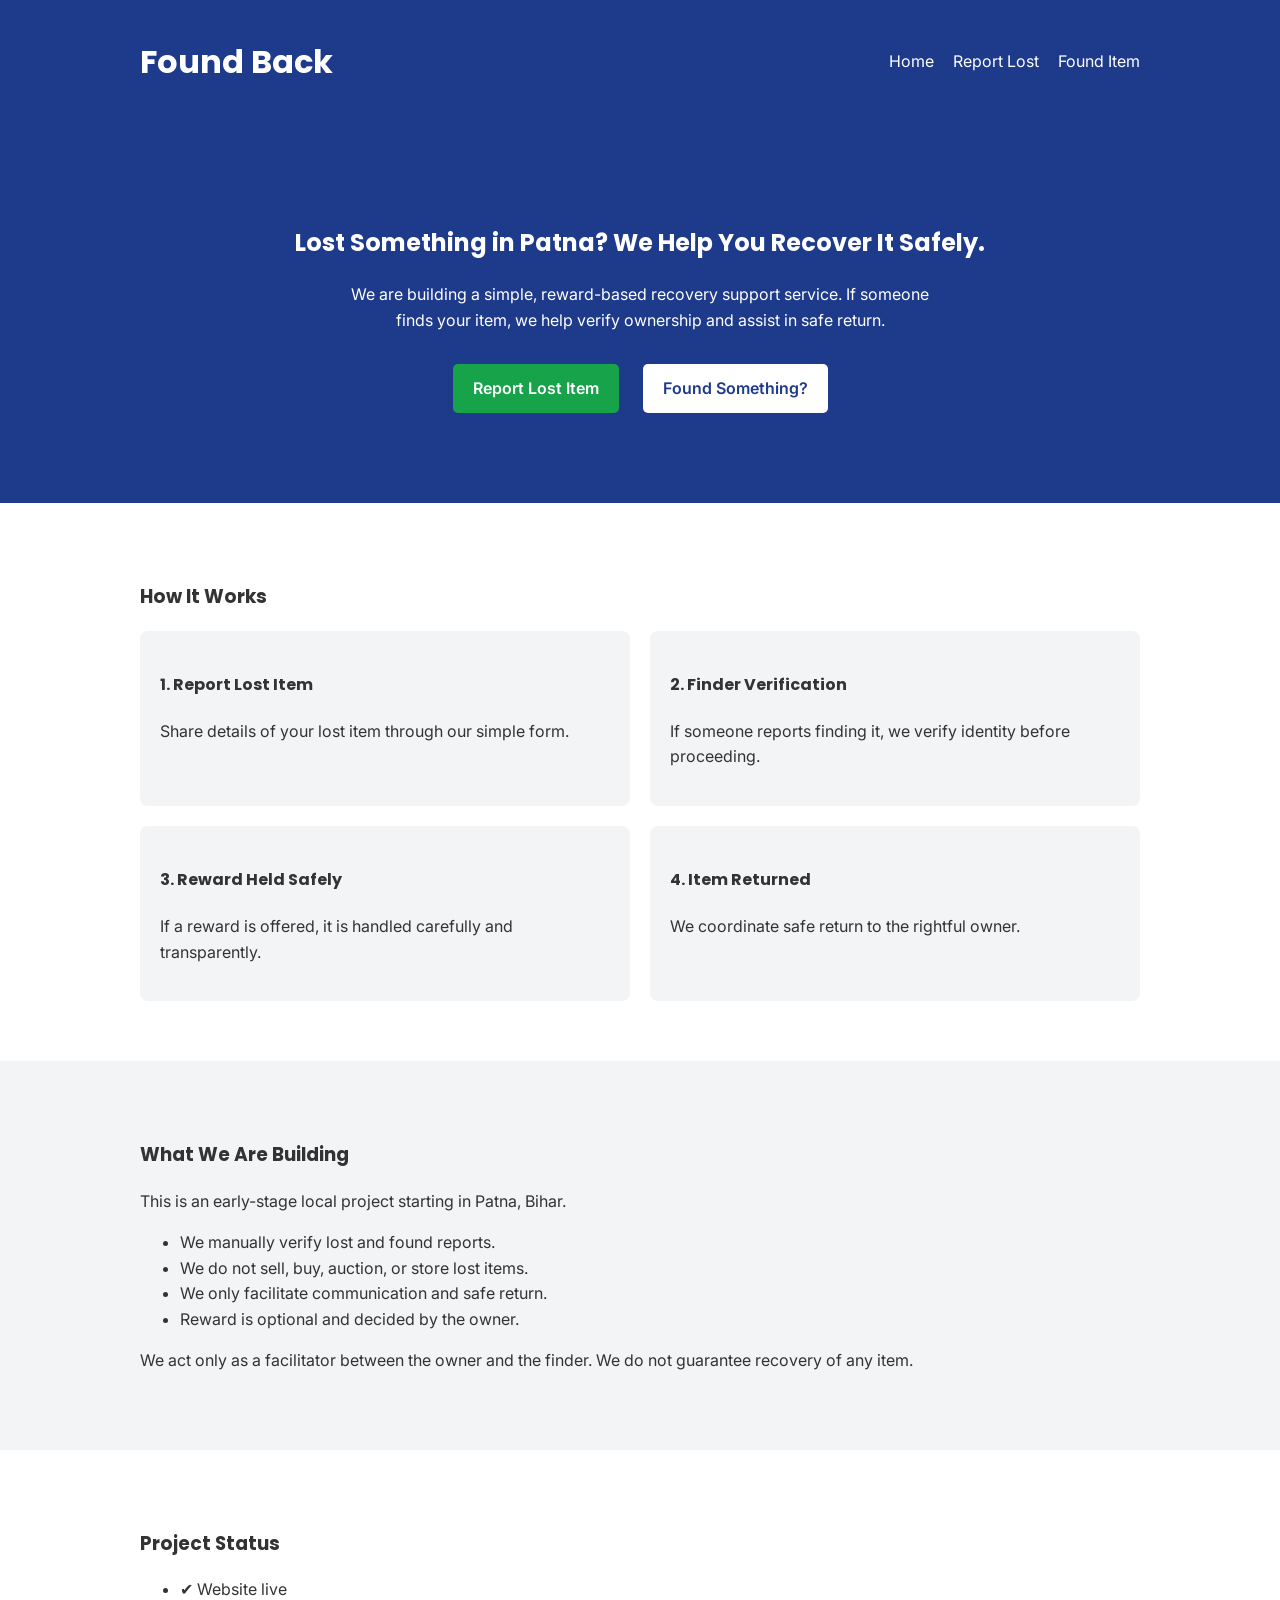
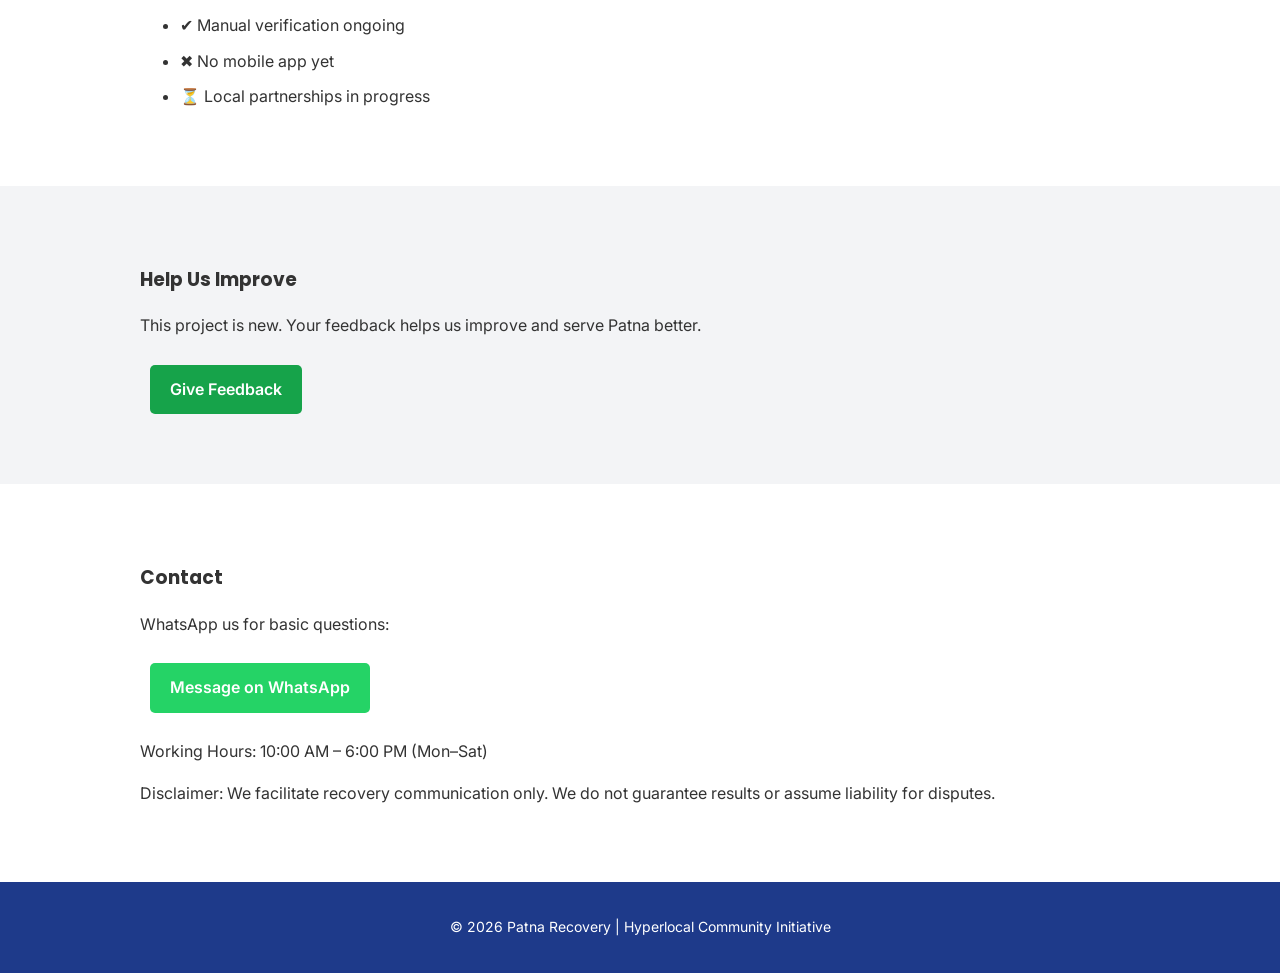
<file: index.html>
<!DOCTYPE html>
<html lang="en">
<head>
    <meta charset="UTF-8">
    <title>Lost Item Recovery | Patna</title>
    <meta name="viewport" content="width=device-width, initial-scale=1.0">

    <!-- Google Fonts -->
    <link href="https://fonts.googleapis.com/css2?family=Inter:wght@400;600&family=Poppins:wght@600&display=swap" rel="stylesheet">

    <!-- CSS File -->
    <link rel="stylesheet" href="style.css">
</head>

<body>

<!-- HEADER -->
<header class="navbar">
    <div class="container">
        <h1 class="logo">Found Back</h1>
        <nav>
            <a href="index.html">Home</a>
            <a href="lost.html">Report Lost</a>
            <a href="found.html">Found Item</a>
        </nav>
    </div>
</header>

<!-- HERO SECTION -->
<section class="hero">
    <div class="container">
        <h2>Lost Something in Patna? We Help You Recover It Safely.</h2>
        <p>
            We are building a simple, reward-based recovery support service.
            If someone finds your item, we help verify ownership and assist in safe return.
        </p>

        <div class="hero-buttons">
            <a href="lost.html" class="btn primary">Report Lost Item</a>
            <a href="found.html" class="btn secondary">Found Something?</a>
        </div>
    </div>
</section>

<!-- HOW IT WORKS -->
<section class="section">
    <div class="container">
        <h3>How It Works</h3>

        <div class="steps">
            <div class="step">
                <h4>1. Report Lost Item</h4>
                <p>Share details of your lost item through our simple form.</p>
            </div>

            <div class="step">
                <h4>2. Finder Verification</h4>
                <p>If someone reports finding it, we verify identity before proceeding.</p>
            </div>

            <div class="step">
                <h4>3. Reward Held Safely</h4>
                <p>If a reward is offered, it is handled carefully and transparently.</p>
            </div>

            <div class="step">
                <h4>4. Item Returned</h4>
                <p>We coordinate safe return to the rightful owner.</p>
            </div>
        </div>
    </div>
</section>

<!-- WHAT WE ARE BUILDING -->
<section class="section light">
    <div class="container">
        <h3>What We Are Building</h3>

        <p>
            This is an early-stage local project starting in Patna, Bihar.
        </p>

        <ul>
            <li>We manually verify lost and found reports.</li>
            <li>We do not sell, buy, auction, or store lost items.</li>
            <li>We only facilitate communication and safe return.</li>
            <li>Reward is optional and decided by the owner.</li>
        </ul>

        <p class="legal-note">
            We act only as a facilitator between the owner and the finder.
            We do not guarantee recovery of any item.
        </p>
    </div>
</section>

<!-- PROJECT STATUS -->
<section class="section">
    <div class="container">
        <h3>Project Status</h3>

        <ul class="checklist">
            <li>✔ Website live</li>
            <li>✔ Manual verification ongoing</li>
            <li>✖ No mobile app yet</li>
            <li>⏳ Local partnerships in progress</li>
        </ul>
    </div>
</section>

<!-- HELP US IMPROVE -->
<section class="section light">
    <div class="container">
        <h3>Help Us Improve</h3>
        <p>
            This project is new. Your feedback helps us improve and serve Patna better.
        </p>

        <a href="https://forms.google.com/your-feedback-link" class="btn primary">
            Give Feedback
        </a>
    </div>
</section>

<!-- CONTACT -->
<section class="section">
    <div class="container">
        <h3>Contact</h3>

        <p>WhatsApp us for basic questions:</p>
        <a href="https://wa.me/919000000000" class="btn whatsapp">
            Message on WhatsApp
        </a>

        <p class="working-hours">
            Working Hours: 10:00 AM – 6:00 PM (Mon–Sat)
        </p>

        <p class="legal-note">
            Disclaimer: We facilitate recovery communication only.
            We do not guarantee results or assume liability for disputes.
        </p>
    </div>
</section>

<footer>
    <p>© 2026 Patna Recovery | Hyperlocal Community Initiative</p>
</footer>

<script src="script.js"></script>
</body>
</html>
</file>
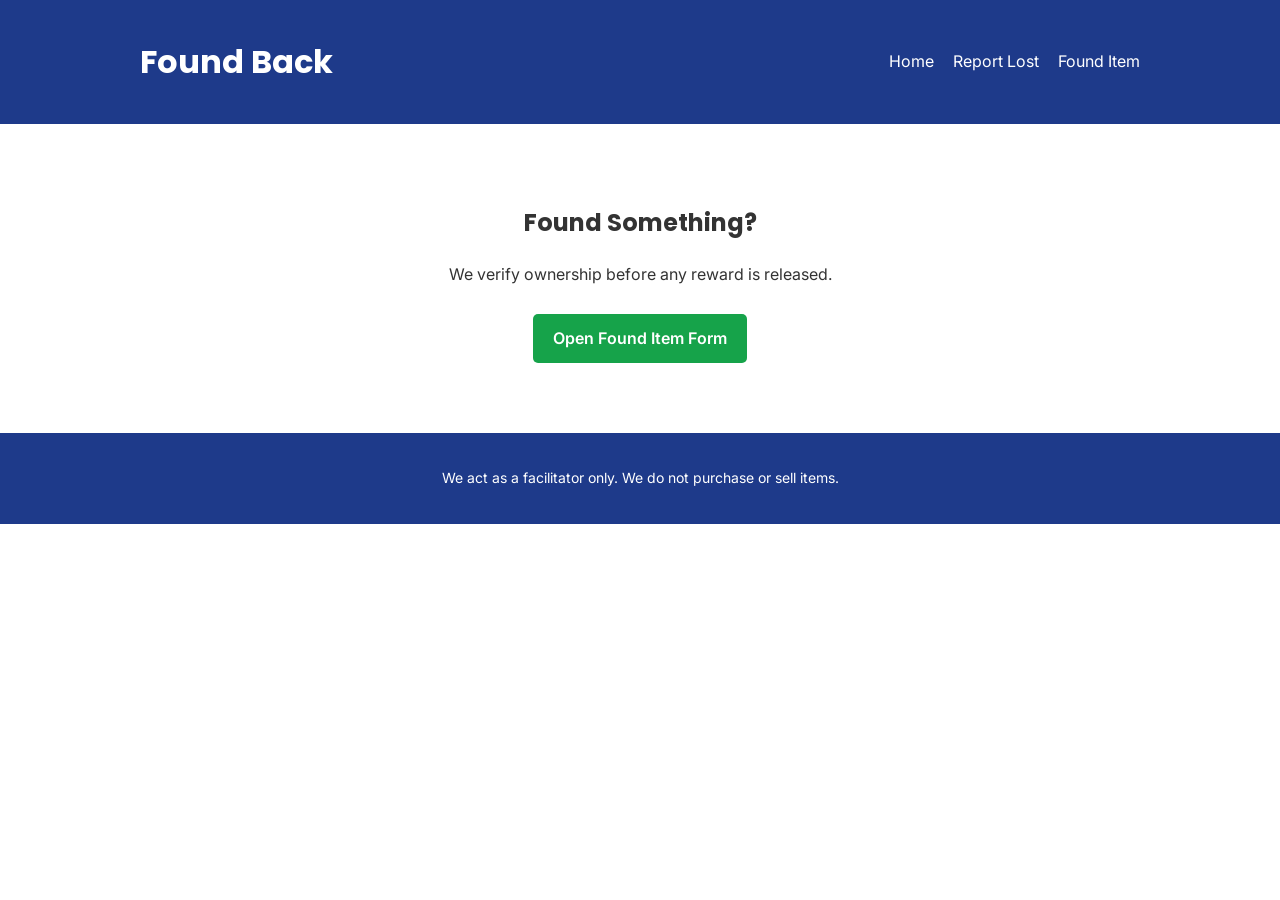
<file: found.html>
<!DOCTYPE html>
<html lang="en">
<head>
    <meta charset="UTF-8">
    <title>Found Something? | Patna</title>
    <meta name="viewport" content="width=device-width, initial-scale=1.0">

    <link href="https://fonts.googleapis.com/css2?family=Inter:wght@400;600&family=Poppins:wght@600&display=swap" rel="stylesheet">
    <link rel="stylesheet" href="style.css">
</head>

<body>

<header class="navbar">
    <div class="container">
        <h1 class="logo">Found Back</h1>
        <nav>
            <a href="index.html">Home</a>
            <a href="lost.html">Report Lost</a>
            <a href="found.html">Found Item</a>
        </nav>
    </div>
</header>

<section class="section">
    <div class="container center">
        <h2>Found Something?</h2>
        <p>We verify ownership before any reward is released.</p>

        <a href="https://forms.google.com/your-found-form-link" class="btn primary">
            Open Found Item Form
        </a>
    </div>
</section>

<footer>
    <p>We act as a facilitator only. We do not purchase or sell items.</p>
</footer>

<script src="script.js"></script>
</body>
</html>
</file>
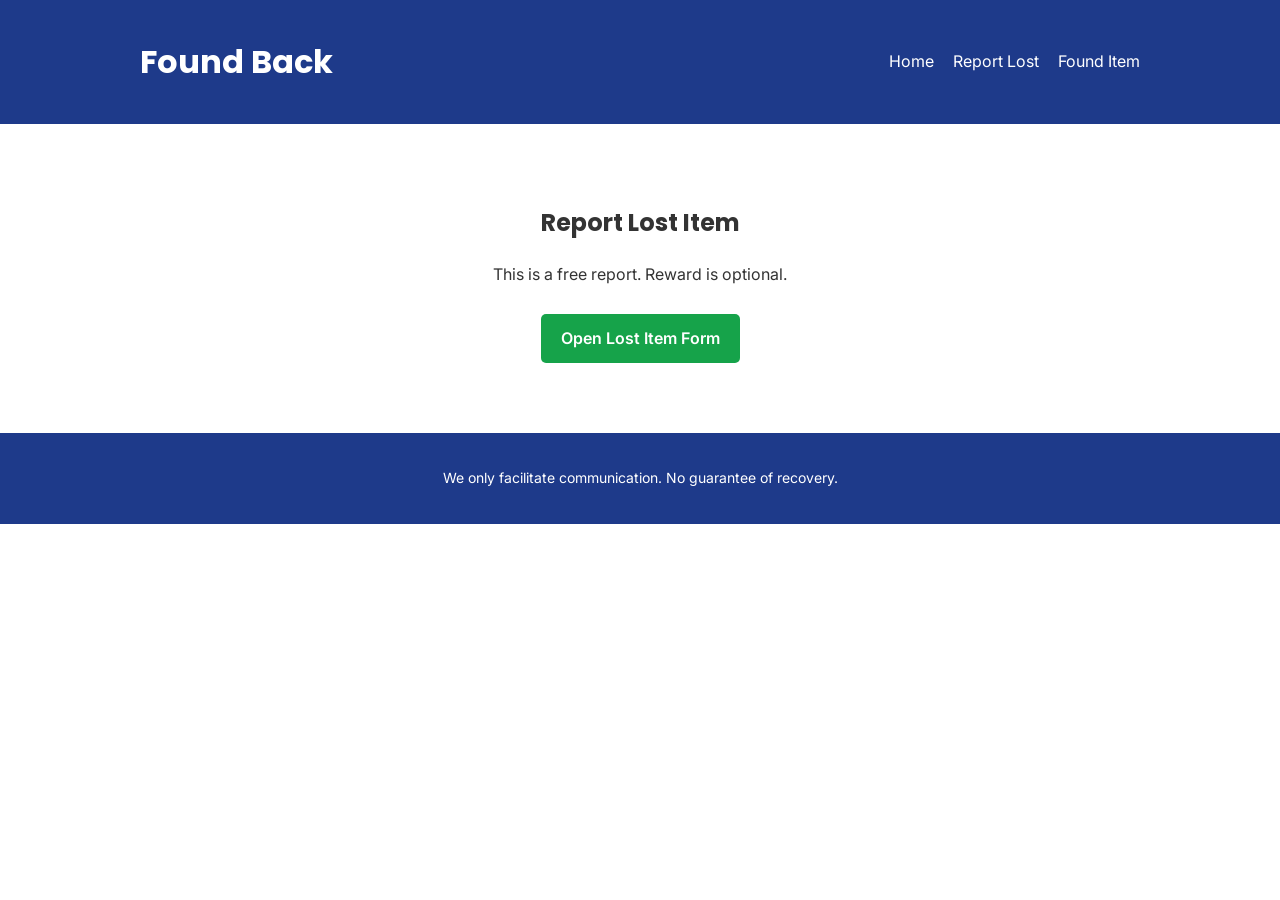
<file: lost.html>
<!DOCTYPE html>
<html lang="en">
<head>
    <meta charset="UTF-8">
    <title>Report Lost Item | Patna</title>
    <meta name="viewport" content="width=device-width, initial-scale=1.0">

    <link href="https://fonts.googleapis.com/css2?family=Inter:wght@400;600&family=Poppins:wght@600&display=swap" rel="stylesheet">
    <link rel="stylesheet" href="style.css">
</head>

<body>

<header class="navbar">
    <div class="container">
        <h1 class="logo">Found Back</h1>
        <nav>
            <a href="index.html">Home</a>
            <a href="lost.html">Report Lost</a>
            <a href="found.html">Found Item</a>
        </nav>
    </div>
</header>

<section class="section">
    <div class="container center">
        <h2>Report Lost Item</h2>
        <p>This is a free report. Reward is optional.</p>

        <a href="https://forms.google.com/your-lost-form-link" class="btn primary">
            Open Lost Item Form
        </a>
    </div>
</section>

<footer>
    <p>We only facilitate communication. No guarantee of recovery.</p>
</footer>

<script src="script.js"></script>
</body>
</html>
</file>
<file: style.css>
/* ===== ROOT COLORS ===== */
:root {
    --primary: #1E3A8A;
    --accent: #16A34A;
    --white: #FFFFFF;
    --light-bg: #F3F4F6;
}

/* ===== GLOBAL ===== */
body {
    margin: 0;
    font-family: 'Inter', sans-serif;
    background: var(--white);
    color: #333;
    line-height: 1.6;
}

.container {
    width: 90%;
    max-width: 1000px;
    margin: auto;
}

h1, h2, h3, h4 {
    font-family: 'Poppins', sans-serif;
}

.section {
    padding: 60px 0;
}

.light {
    background: var(--light-bg);
}

.center {
    text-align: center;
}

/* ===== NAVBAR ===== */
.navbar {
    background: var(--primary);
    color: white;
    padding: 15px 0;
}

.navbar .container {
    display: flex;
    justify-content: space-between;
    align-items: center;
}

.navbar a {
    color: white;
    text-decoration: none;
    margin-left: 15px;
}

/* ===== HERO ===== */
.hero {
    background: var(--primary);
    color: white;
    padding: 80px 0;
    text-align: center;
}

.hero p {
    max-width: 600px;
    margin: 20px auto;
}

/* ===== BUTTONS ===== */
.btn {
    display: inline-block;
    padding: 12px 20px;
    margin: 10px;
    border-radius: 5px;
    text-decoration: none;
    font-weight: 600;
}

.primary {
    background: var(--accent);
    color: white;
}

.secondary {
    background: white;
    color: var(--primary);
}

.whatsapp {
    background: #25D366;
    color: white;
}

/* ===== STEPS ===== */
.steps {
    display: grid;
    gap: 20px;
}

.step {
    background: var(--light-bg);
    padding: 20px;
    border-radius: 8px;
}

/* ===== CHECKLIST ===== */
.checklist li {
    margin: 10px 0;
}

/* ===== FOOTER ===== */
footer {
    background: var(--primary);
    color: white;
    text-align: center;
    padding: 20px;
    font-size: 14px;
}

/* ===== RESPONSIVE ===== */
@media (min-width: 768px) {
    .steps {
        grid-template-columns: repeat(2, 1fr);
    }
}
</file>
